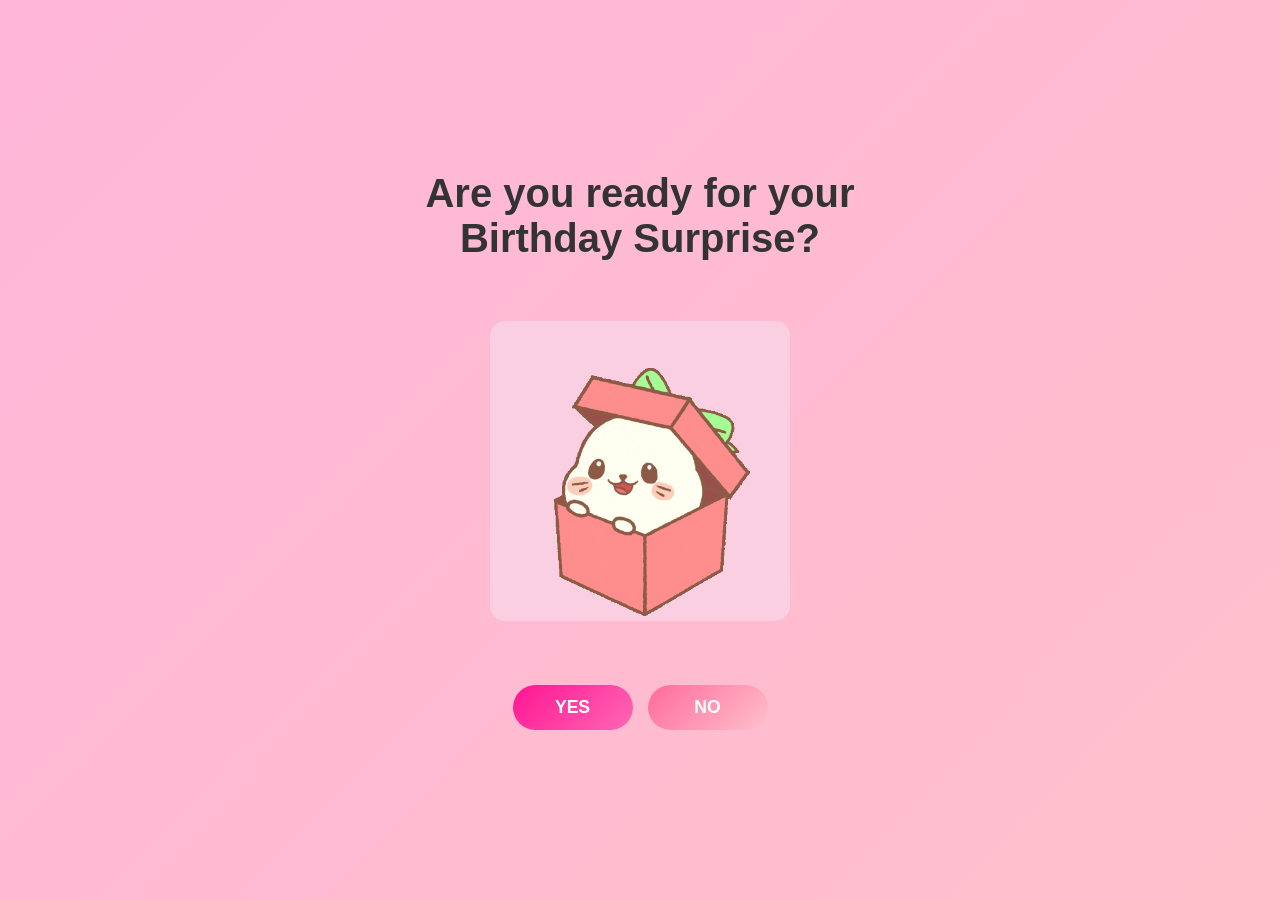
<file: index.html>
<!DOCTYPE html>
<html lang="en">
<head>
    <meta charset="UTF-8">
    <meta name="viewport" content="width=device-width, initial-scale=1.0">
    <title>Do You Want a Gift?</title>
    <link rel="stylesheet" href="css/style.css">
    <link rel="stylesheet" href="css/animations.css">
</head>
<body class="page-one">
    <div class="container">
        <div class="content">
            <h1>Are you ready for your Birthday Surprise? </h1>
            
            <img src="assets/general/firstpage.gif" alt="Cute animation" class="gif">
            
            <div class="button-group">
                <button class="btn btn-yes" onclick="goToLetter()">YES</button>
                <button class="btn btn-no" onclick="goToDare()">NO</button>
            </div>
        </div>
    </div>

    <script src="js/main.js"></script>
</body>
</html>
</file>
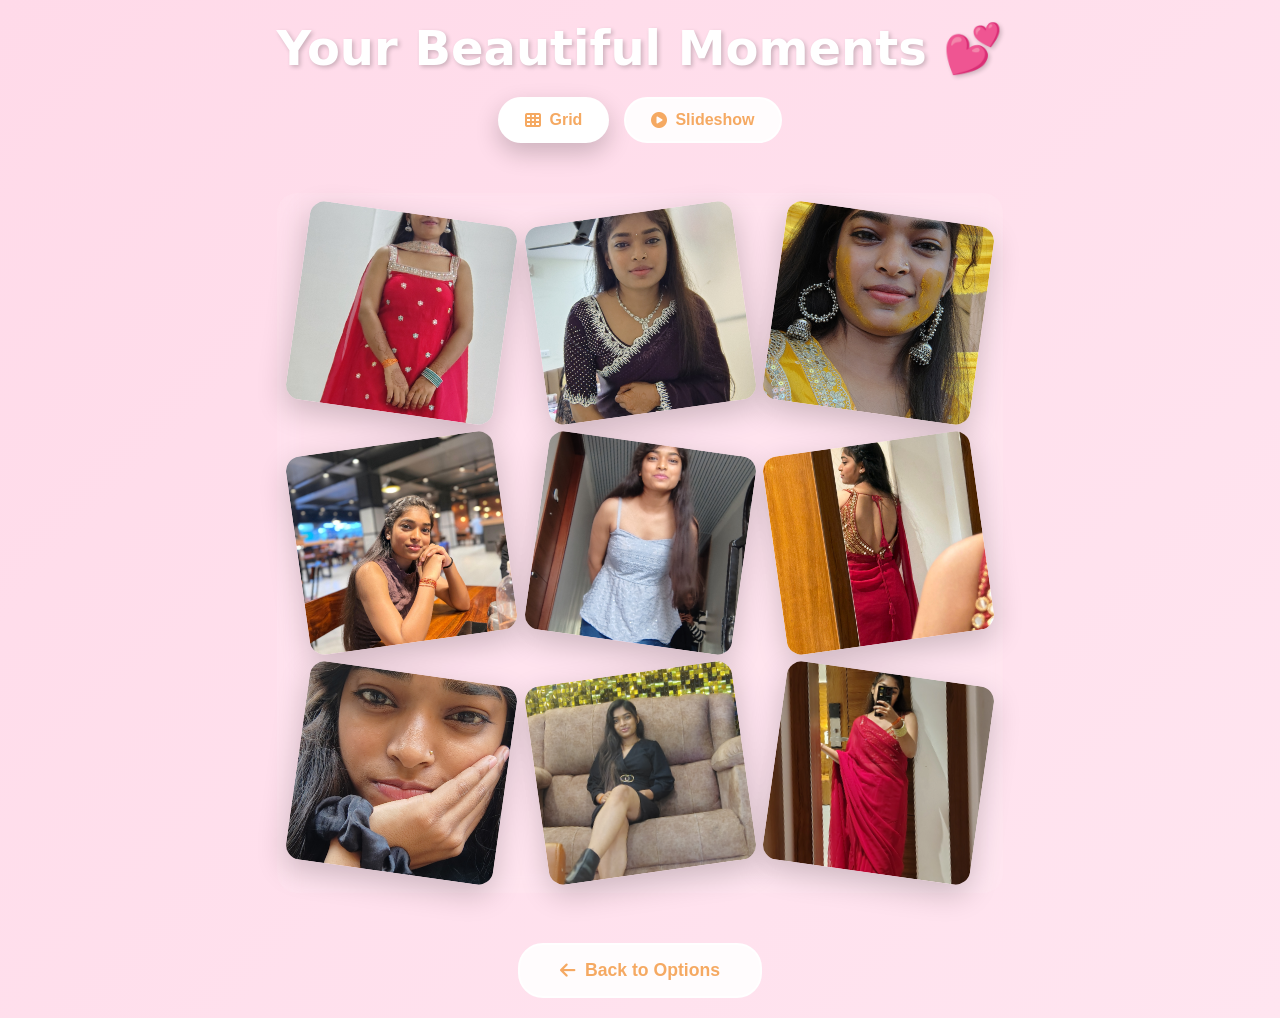
<file: gallery.html>
<!DOCTYPE html>
<html lang="en">
<head>
    <meta charset="UTF-8">
    <meta name="viewport" content="width=device-width, initial-scale=1.0">
    <title>Your Gallery 🖼️</title>
    <link rel="stylesheet" href="css/style.css">
    <link rel="stylesheet" href="css/animations.css">
    <link rel="stylesheet" href="css/gallery.css">
    <link rel="stylesheet" href="https://cdnjs.cloudflare.com/ajax/libs/font-awesome/6.5.1/css/all.min.css"/>
</head>
<body class="page-gallery">
    <div class="gallery-container">
        <!-- Header -->
        <div class="gallery-header">
            <h1>Your Beautiful Moments 💕</h1>
            <div class="view-toggle">
                <button class="toggle-btn active" onclick="switchToGrid()" title="Grid View">
                    <i class="fas fa-th"></i> Grid
                </button>
                <button class="toggle-btn" onclick="switchToSlideshow()" title="Slideshow">
                    <i class="fas fa-play-circle"></i> Slideshow
                </button>
            </div>
        </div>

        <!-- Grid View -->
        <div id="gridView" class="gallery-view active">
            <div class="gallery-grid" id="galleryGrid">
                <!-- Images will be inserted here -->
            </div>
        </div>

        <!-- Slideshow View -->
        <div id="slideshowView" class="gallery-view">
            <div class="slideshow-container">
                <div class="slide-wrapper">
                    <button class="slide-btn prev-slide" onclick="previousSlide()">
                        <i class="fas fa-chevron-left"></i>
                    </button>
                    <img id="slideshowImage" src="" alt="Gallery image" class="slideshow-image">
                    <button class="slide-btn next-slide" onclick="nextSlide()">
                        <i class="fas fa-chevron-right"></i>
                    </button>
                </div>
                <div class="slideshow-controls">
                    <div class="slide-counter">
                        <span id="currentSlide">1</span> / <span id="totalSlides">9</span>
                    </div>
                </div>
                <div class="slide-progress">
                    <div class="slide-progress-bar" id="slideProgress"></div>
                </div>
            </div>
        </div>

        <!-- Back Button -->
        <div class="gallery-footer">
            <button class="btn-back" onclick="goToOptions()">
                <i class="fas fa-arrow-left"></i> Back to Options
            </button>
        </div>
    </div>

    <!-- Lightbox Modal for Grid -->
    <div id="lightboxModal" class="lightbox" style="display:none;">
        <span class="lightbox-close" onclick="closeLightbox()">&times;</span>
        <img class="lightbox-content" id="lightboxImage">
        <a class="lightbox-prev" onclick="prevLightbox()">&#10094;</a>
        <a class="lightbox-next" onclick="nextLightbox()">&#10095;</a>
    </div>

    <script src="js/gallery.js"></script>
</body>
</html>
</file>
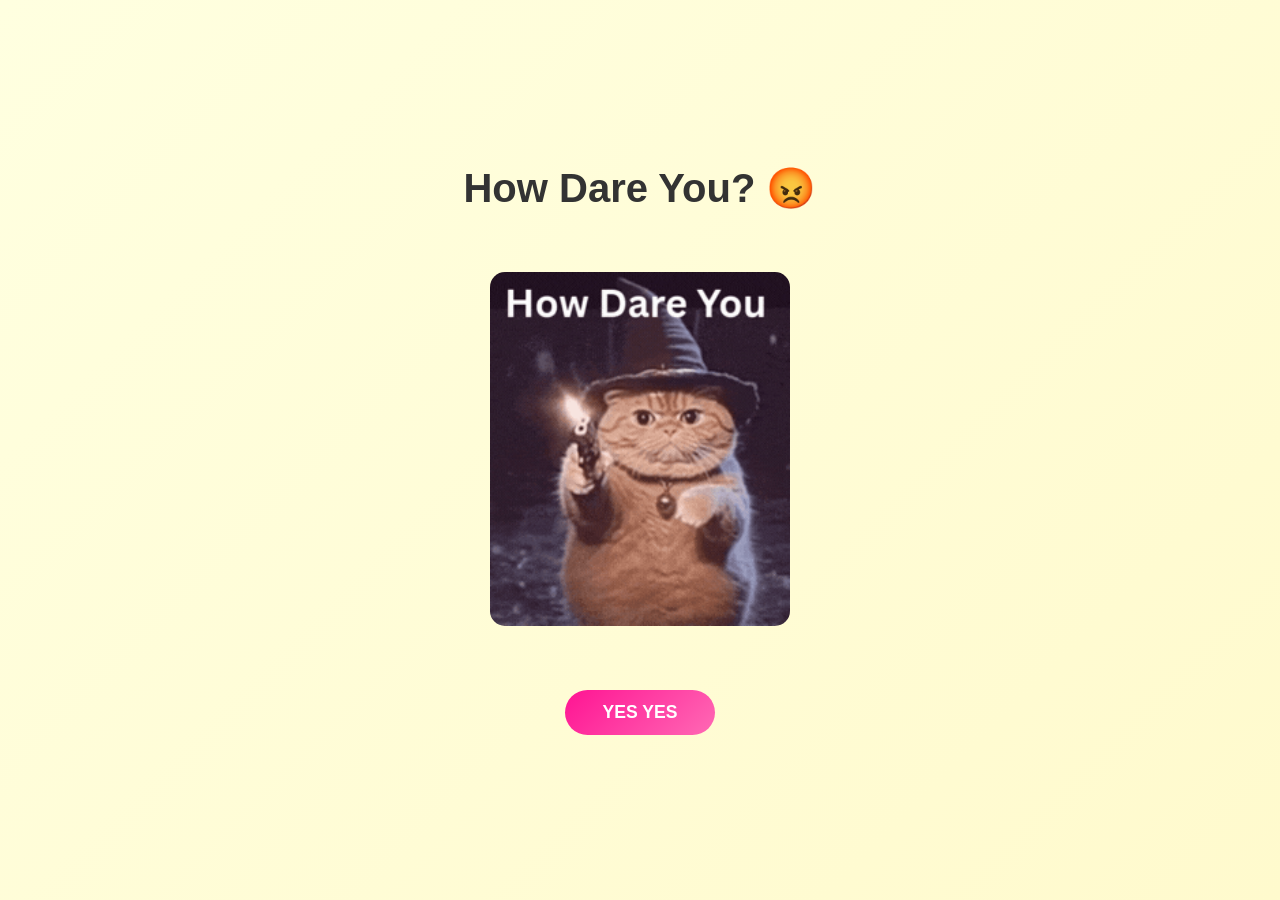
<file: how-dare-you.html>
<!DOCTYPE html>
<html lang="en">
<head>
    <meta charset="UTF-8">
    <meta name="viewport" content="width=device-width, initial-scale=1.0">
    <title>How Dare You!</title>

    <link rel="stylesheet" href="css/style.css">
    <link rel="stylesheet" href="css/animations.css">
</head>

<body class="page-dare">

    <div class="container">
        <div class="content">
            <h1 class="dare-title">How Dare You? 😡</h1>

            <img src="assets/general/How Dare You.gif" alt="Sad animation" class="gif">
            
            <div class="button-group">
                <button class="btn btn-yes-yes" onclick="goToLetter()">
                    YES YES
                </button>
            </div>
        </div>
    </div>

    <script src="js/main.js"></script>
</body>
</html>
</file>
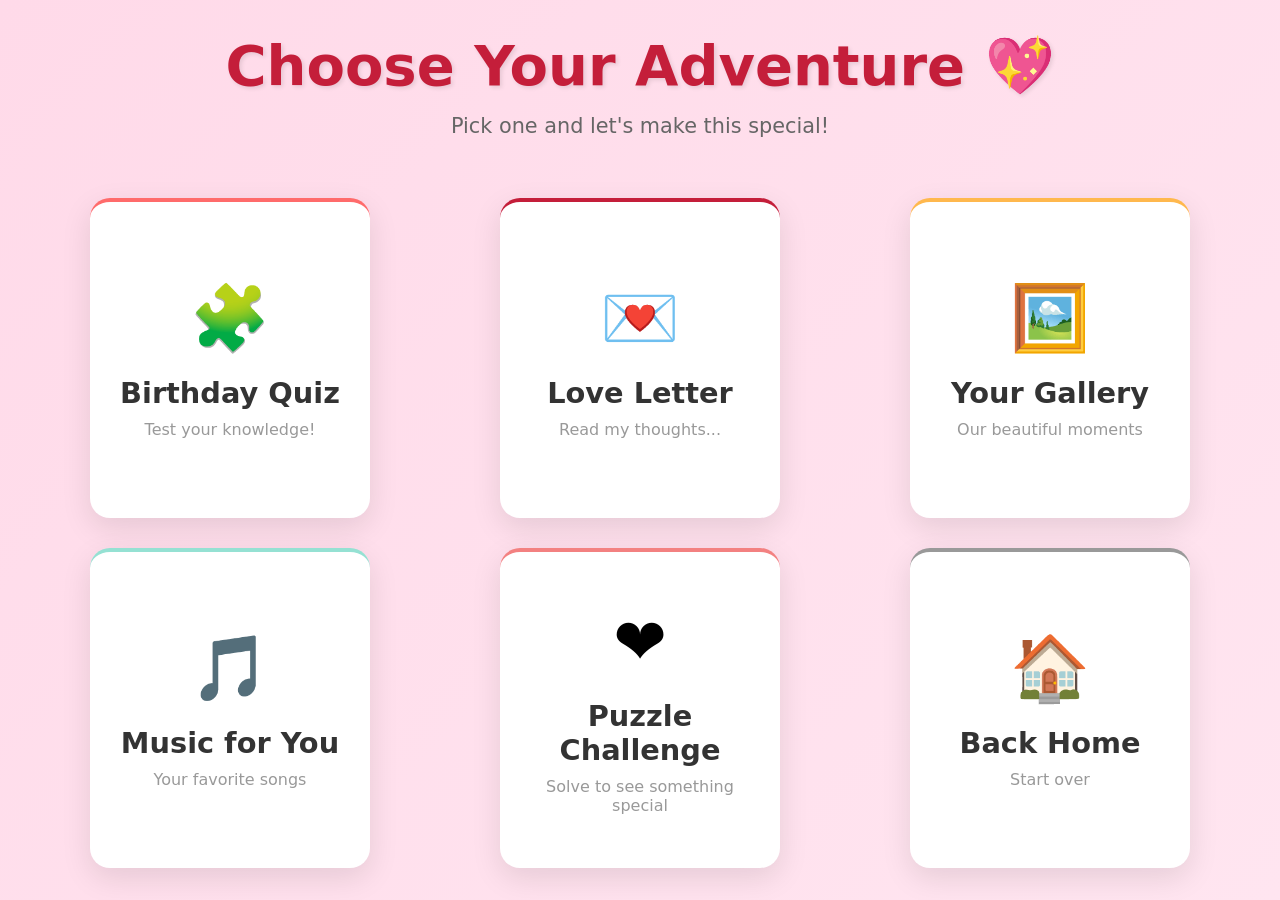
<file: options.html>
<!DOCTYPE html>
<html lang="en">
<head>
    <meta charset="UTF-8">
    <meta name="viewport" content="width=device-width, initial-scale=1.0">
    <title>Your Birthday Special 🎉</title>
    <link rel="stylesheet" href="css/style.css">
    <link rel="stylesheet" href="css/animations.css">
    <link rel="stylesheet" href="css/options.css">
    <link rel="stylesheet" href="https://cdnjs.cloudflare.com/ajax/libs/font-awesome/6.5.1/css/all.min.css"/>
</head>
<body class="page-options">
    <div class="options-container">
        <div class="options-header">
            <h1>Choose Your Adventure 💖</h1>
            <p>Pick one and let's make this special!</p>
        </div>

        <div class="options-grid">
            <!-- Birthday Quiz -->
            <div class="option-card quiz-card" onclick="goToQuiz()">
                <div class="option-emoji">🧩</div>
                <h2>Birthday Quiz</h2>
                <p>Test your knowledge!</p>
                <div class="hover-arrow">→</div>
            </div>

            <!-- Letter -->
            <div class="option-card letter-card" onclick="goToLetter()">
                <div class="option-emoji">💌</div>
                <h2>Love Letter</h2>
                <p>Read my thoughts...</p>
                <div class="hover-arrow">→</div>
            </div>

            <!-- Gallery -->
            <div class="option-card gallery-card" onclick="goToGallery()">
                <div class="option-emoji">🖼️</div>
                <h2>Your Gallery</h2>
                <p>Our beautiful moments</p>
                <div class="hover-arrow">→</div>
            </div>

            <!-- Music -->
            <div class="option-card music-card" onclick="goToMusic()">
                <div class="option-emoji">🎵</div>
                <h2>Music for You</h2>
                <p>Your favorite songs</p>
                <div class="hover-arrow">→</div>
            </div>

            <!-- Puzzle -->
            <div class="option-card puzzle-card" onclick="goToPuzzle()">
                <div class="option-emoji">❤️</div>
                <h2>Puzzle Challenge</h2>
                <p>Solve to see something special</p>
                <div class="hover-arrow">→</div>
            </div>

            <!-- Back to Home (bonus) -->
            <div class="option-card back-card" onclick="goBack()">
                <div class="option-emoji">🏠</div>
                <h2>Back Home</h2>
                <p>Start over</p>
                <div class="hover-arrow">→</div>
            </div>
        </div>
    </div>

    <script src="js/options.js"></script>
</body>
</html>
</file>
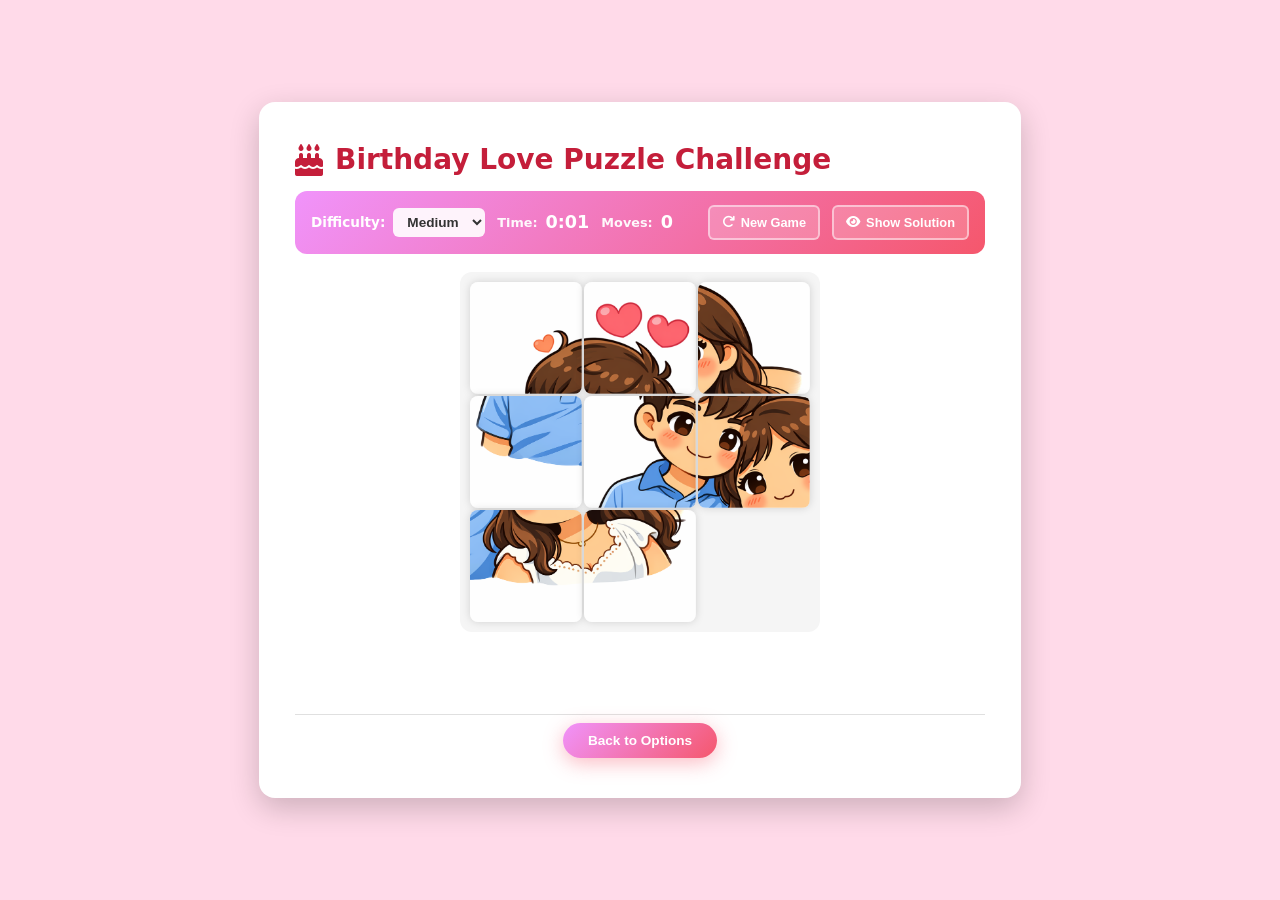
<file: puzzle.html>
<!DOCTYPE html>
<html lang="en">
<head>
    <meta charset="UTF-8">
    <meta name="viewport" content="width=device-width, initial-scale=1.0">
    <title>Puzzle Challenge ❤️</title>
    <link rel="stylesheet" href="css/style.css">
    <link rel="stylesheet" href="css/animations.css">
    <link rel="stylesheet" href="css/puzzle.css">
    <link rel="stylesheet" href="https://cdnjs.cloudflare.com/ajax/libs/font-awesome/6.5.1/css/all.min.css"/>
</head>
<body>
    <!-- ENVELOPE: no modal, just envelope on pink background -->
    <div id="envelopeStage">
        <div class="envelope" id="envelope">
            <div class="envelope-heart" aria-hidden="true">
                <svg xmlns="http://www.w3.org/2000/svg" viewBox="0 0 24 24" fill="currentColor"><path fill-rule="evenodd" d="M11.645 20.91l-.007-.003-.022-.012a15.247 15.247 0 01-.383-.218 25.18 25.18 0 01-4.244-3.17C4.688 15.36 2.25 12.174 2.25 8.25 2.25 5.322 4.714 3 7.688 3A5.5 5.5 0 0112 5.052 5.5 5.5 0 0116.313 3c2.973 0 5.437 2.322 5.437 5.25 0 3.925-2.438 7.111-4.739 9.256a25.175 25.175 0 01-4.244 3.17 15.247 15.247 0 01-.383.219l-.022.012-.007.004-.003.001a.752.752 0 01-.704 0l-.003-.001z" clip-rule="evenodd" /></svg>
            </div>
            <div class="envelope-flap">
                <svg class="envelope-flap-outline" viewBox="0 0 100 100" preserveAspectRatio="none" aria-hidden="true">
                    <line x1="0" y1="0" x2="50" y2="50" stroke="#d4c4a8" stroke-width="3" vector-effect="non-scaling-stroke" />
                    <line x1="50" y1="50" x2="100" y2="0" stroke="#d4c4a8" stroke-width="3" vector-effect="non-scaling-stroke" />
                </svg>
            </div>
        </div>
    </div>

    <div class="container">
        <div class="modal-inner">
            <!-- VIEW: Puzzle (playing + completed state in same view) -->
            <div id="puzzleView" class="modal-view">
                <!-- Puzzle Title Heading -->
                <div class="puzzle-title-section">
                    <h1 class="puzzle-title">
                        <i class="fas fa-birthday-cake"></i> Birthday Love Puzzle Challenge
                    </h1>
                </div>

                <!-- Puzzle Controls Row -->
                <div class="puzzle-controls-row">
                    <div class="controls-item">
                        <label>Difficulty:</label>
                        <select id="difficultySelect" onchange="changeDifficulty()">
                            <option value="easy">Easy</option>
                            <option value="medium" selected>Medium</option>
                            <option value="hard">Hard</option>
                        </select>
                    </div>
                    <div class="controls-item">
                        <span class="control-label">Time:</span>
                        <span class="control-value" id="timerDisplay">0:00</span>
                    </div>
                    <div class="controls-item">
                        <span class="control-label">Moves:</span>
                        <span class="control-value" id="movesDisplay">0</span>
                    </div>
                    <button class="control-btn" onclick="startNewGame()" title="New Game">
                        <i class="fas fa-redo"></i> New Game
                    </button>
                    <button class="control-btn" onclick="showSolution()" title="Show Solution">
                        <i class="fas fa-eye"></i> Show Solution
                    </button>
                </div>
                <div class="puzzle-container" id="puzzleContainer">
                    <div class="puzzle-grid-wrap" id="puzzleGridWrap">
                        <div class="puzzle-grid" id="puzzleGrid"></div>
                        <div class="puzzle-full-image-overlay" id="puzzleFullImageOverlay">
                            <img src="assets/puzzle/full-image.png" alt="" />
                        </div>
                    </div>
                </div>
                <div class="puzzle-reveal-text" id="puzzleRevealText">
                    <p class="complete-line">...you complete me.</p>
                    <p class="valentine-question">You are my never-ending love.</p>
                </div>
                <div class="puzzle-bottom-nav">
                    <button class="btn-back" onclick="goBack()">Back to Options</button>
                </div>
            </div>

            <!-- VIEW: Success -->
            <!-- <div id="successView" class="modal-view">
                <p class="modal-title">Yay, I can't wait!</p>
                <div class="success-gif-wrap">
                    <img src="assets/general/How Dare You.gif" alt="" />
                </div>
                <button type="button" class="reset-btn" id="resetBtn">Reset</button>
            </div> -->
        </div>
    </div>

    <!-- Solution Modal -->
    <div id="solutionModal" class="solution-modal" style="display:none;">
        <div class="solution-content">
            <span class="solution-close" onclick="closeSolution()">&times;</span>
            <h3>Solution Preview</h3>
            <img src="assets/puzzle/full-image.png" alt="Solution" class="solution-image"/>
        </div>
    </div>

    <script src="js/puzzle-game.js"></script>
</body>
</html>
</file>
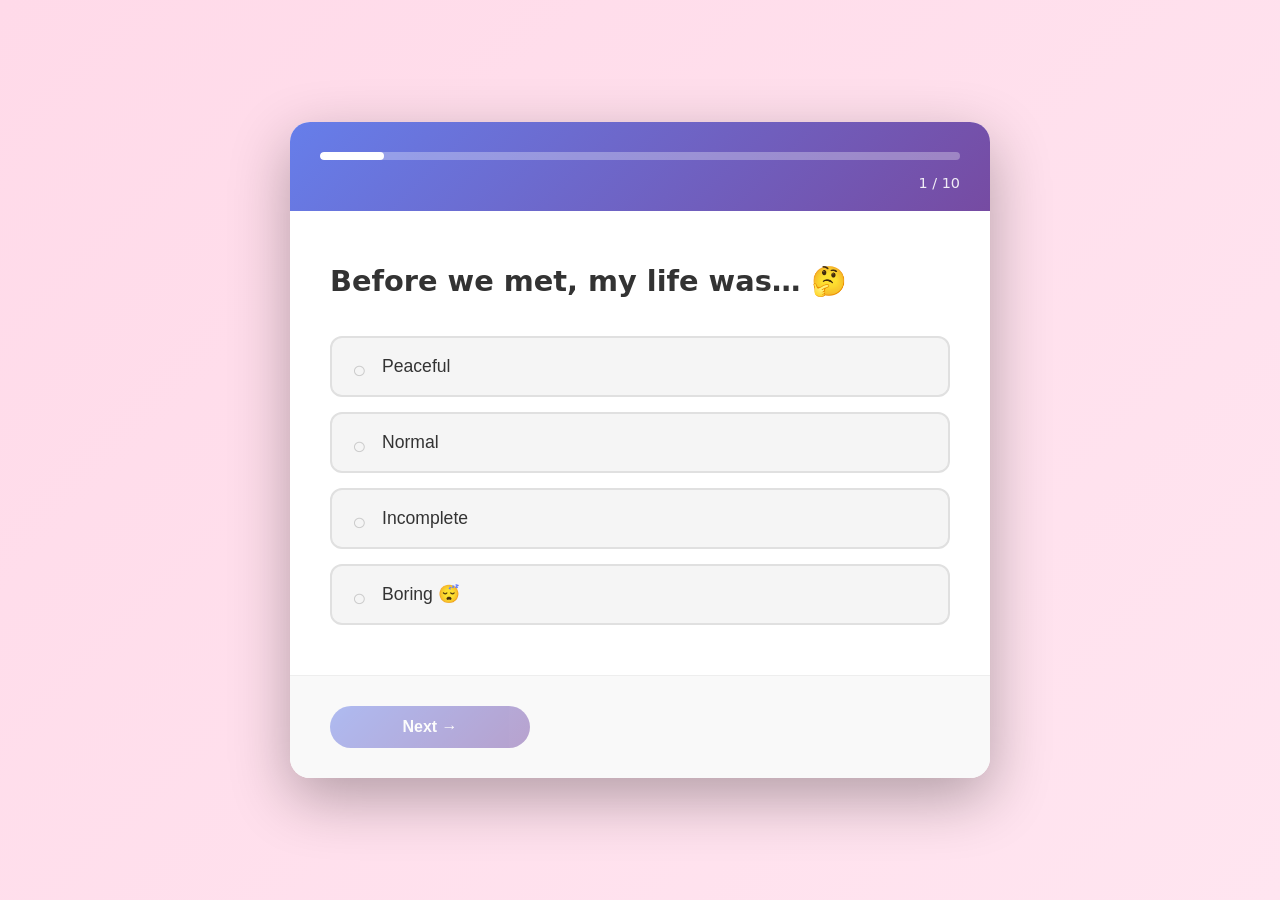
<file: quiz.html>
<!DOCTYPE html>
<html lang="en">
<head>
    <meta charset="UTF-8">
    <meta name="viewport" content="width=device-width, initial-scale=1.0">
    <title>Birthday Quiz 🧩</title>
    <link rel="stylesheet" href="css/style.css">
    <link rel="stylesheet" href="css/animations.css">
    <link rel="stylesheet" href="css/quiz.css">
</head>
<body class="page-quiz">
    <div class="quiz-container">
        <!-- Quiz Header -->
        <div class="quiz-header">
            <div class="progress-bar">
                <div class="progress-fill" id="progressFill"></div>
            </div>
            <span class="question-counter"><span id="currentQuestion">1</span> / <span id="totalQuestions">5</span></span>
        </div>

        <!-- Quiz Content -->
        <div class="quiz-content">
            <div class="quiz-wrapper" id="quizWrapper">
                <!-- Questions will be inserted here by JavaScript -->
            </div>
        </div>

        <!-- Quiz Footer -->
        <div class="quiz-footer">
            <button class="btn-quiz prev-btn" id="prevBtn" onclick="previousQuestion()" style="display:none;">← Previous</button>
            <button class="btn-quiz next-btn" id="nextBtn" onclick="nextQuestion()">Next →</button>
            <button class="btn-quiz submit-btn" id="submitBtn" onclick="submitQuiz()" style="display:none;">Submit Quiz 🎉</button>
        </div>
    </div>

    <!-- Result Modal -->
    <div id="resultModal" class="modal" style="display:none;">
        <div class="modal-content result-modal">
            <div class="result-emoji" id="resultEmoji"></div>
            <h2 id="resultTitle"></h2>
            <p id="resultMessage"></p>
            <div class="result-score" id="resultScore"></div>
            <button class="btn-quiz submit-btn" onclick="goToOptions()">Back to Options 🏠</button>
        </div>
    </div>

    <script src="js/quiz.js"></script>
</body>
</html>
</file>
<file: css/style.css>
/* ===============================
   GENERAL STYLES
   =============================== */

* {
    margin: 0;
    padding: 0;
    box-sizing: border-box;
}

body {
    font-family: 'Arial', sans-serif;
    background: linear-gradient(135deg, #667eea 0%, #764ba2 100%);
    min-height: 100vh;
    display: flex;
    align-items: center;
    justify-content: center;
}

/* Page One - Soft Pink */
body.page-one {
    background: linear-gradient(135deg, #FFB6D9 0%, #FFC0CB 100%);
}

/* Page Dare - Light Yellow */
body.page-dare {
    background: linear-gradient(135deg, #FFFFE0 0%, #FFFACD 100%);
}

.container {
    width: 100%;
    max-width: 600px;
    padding: 20px;
}

.content {
    text-align: center;
}

h1 {
    font-size: 2.5rem;
    color: #333;
    margin-bottom: 30px;
    font-weight: bold;
}

.gif {
    width: 100%;
    max-width: 300px;
    height: auto;
    margin: 30px 0;
    border-radius: 15px;
}

.button-group {
    display: flex;
    gap: 15px;
    justify-content: center;
    flex-wrap: wrap;
    margin-top: 30px;
}

.btn {
    padding: 12px 30px;
    font-size: 1.1rem;
    border: none;
    border-radius: 25px;
    cursor: pointer;
    transition: all 0.3s ease;
    font-weight: bold;
    min-width: 120px;
}

.btn-yes {
    background: linear-gradient(135deg, #FF1493 0%, #FF69B4 100%);
    color: white;
}

.btn-yes:hover {
    transform: translateY(-2px);
    box-shadow: 0 10px 25px rgba(255, 20, 147, 0.4);
}

.btn-no {
    background: linear-gradient(135deg, #FF6B9D 0%, #FFC0CB 100%);
    color: white;
    border: none;
}

.btn-no:hover {
    background: linear-gradient(135deg, #FF5A8C 0%, #FFB0BB 100%);
    transform: translateY(-2px);
    box-shadow: 0 10px 25px rgba(255, 107, 157, 0.4);
}

.btn-yes-yes {
    background: linear-gradient(135deg, #FF1493 0%, #FF69B4 100%);
    color: white;
    padding: 12px 30px;
    font-size: 1.1rem;
    min-width: 150px;
}

.btn-yes-yes:hover {
    transform: translateY(-2px);
    box-shadow: 0 10px 25px rgba(255, 20, 147, 0.4);
}

/* ===============================
   LETTER PAGE (POPUP STYLE)
   =============================== */

.text__letter {
    max-height: 420px;   /* adjust if needed */
    overflow-y: auto;
    padding-right: 10px;
}

/* Optional: smooth scrollbar */
.text__letter::-webkit-scrollbar {
    width: 6px;
}

.text__letter::-webkit-scrollbar-thumb {
    background: #ffb6c1;
    border-radius: 10px;
}

.content__letter {
    display: flex;
    gap: 20px;
}

.right {
    flex: 1;
    overflow: hidden;
    min-height: 0;
}

.highlight {
    color: #ff4d6d;
    font-weight: bold;
    animation: glow 1.5s ease-in-out infinite alternate;
}

@keyframes glow {
    from {
        text-shadow: 0 0 5px #ff4d6d;
    }
    to {
        text-shadow: 0 0 15px #ff4d6d;
    }
}

.page-letter {
    display: flex;
    align-items: center;
    justify-content: center;
    padding: 20px;
    background: linear-gradient(135deg, #FFB6D9 0%, #FFC0CB 100%);
}

/* Gift Box Styles for Letter Page */
.gift-box-wrapper {
    display: flex;
    justify-content: center;
    align-items: center;
    margin: 40px 0;
    height: 250px;
}

.gift-box {
    position: relative;
    width: 150px;
    height: 150px;
    animation: giftBounce 2s infinite ease-in-out;
    cursor: pointer;
}

.gift-box-body {
    width: 100%;
    height: 100%;
    background: linear-gradient(135deg, #FF1493 0%, #FF69B4 100%);
    border-radius: 10px;
    position: relative;
    box-shadow: 0 10px 30px rgba(0, 0, 0, 0.3);
}

.gift-ribbon {
    position: absolute;
    width: 25px;
    height: 100%;
    background: #FFD700;
    left: 50%;
    transform: translateX(-50%);
    top: 0;
}

.gift-bow {
    position: absolute;
    width: 60px;
    height: 60px;
    background: #FFD700;
    border-radius: 50%;
    top: -30px;
    left: 50%;
    transform: translateX(-50%);
    box-shadow: 0 5px 15px rgba(0, 0, 0, 0.2);
    animation: bowRotate 3s infinite linear;
}

@keyframes giftBounce {
    0%, 100% {
        transform: translateY(0);
    }
    50% {
        transform: translateY(-20px);
    }
}

@keyframes bowRotate {
    0% {
        transform: translateX(-50%) rotate(0deg);
    }
    100% {
        transform: translateX(-50%) rotate(360deg);
    }
}

.letter-btn-wrap {
    text-align: center;
    margin-top: 30px;
}

.btn-gift-tap {
    padding: 15px 40px;
    font-size: 1.3rem;
    background: linear-gradient(135deg, #FF1493 0%, #FF69B4 100%);
    color: white;
    border: none;
    border-radius: 25px;
    cursor: pointer;
    transition: all 0.3s ease;
    font-weight: bold;
}

.btn-gift-tap:hover {
    transform: scale(1.05);
    box-shadow: 0 10px 25px rgba(255, 20, 147, 0.4);
}

/* Overlay */
.page-letter .box__letter {
    position: fixed;
    inset: 0;
    background: rgba(0,0,0,0.55);
    display: none;
    z-index: 999;
}

/* Letter container */
.page-letter .letter__border {
    position: absolute;
    top: 50%;
    left: 50%;
    transform: translate(-50%, -50%);
    width: 90%;
    max-width: 720px;
    height: 550px;
    background: #fff;
    border-radius: 22px;
    padding: 18px;
    box-shadow: 0 25px 60px rgba(0,0,0,0.35);
    display: none;
    overflow: hidden;
}

/* Letter body */
.page-letter .letter {
    width: 100%;
    height: 100%;
    background: #fff8e4;
    border-radius: 14px;
    padding: 0;
    position: relative;
    overflow: hidden;
    display: flex;
    flex-direction: column;
}

/* Close button */
.page-letter .close {
    position: absolute;
    top: -12px;
    right: -12px;
    width: 32px;
    height: 32px;
    background: #fff;
    border-radius: 50%;
    display: flex;
    align-items: center;
    justify-content: center;
    cursor: pointer;
    box-shadow: 0 4px 10px rgba(0,0,0,0.25);
    z-index: 10;
    opacity: 1;
    visibility: visible;
    transition: all 0.3s ease;
}

.page-letter .close:hover {
    background: #f0f0f0;
}

/* Title */
.page-letter .title__letter {
    text-align: center;
    font-family: 'Dancing Script', cursive;
    font-size: 2.2rem;
    font-weight: bold;
    padding: 12px 8px;
    margin: 0;
}

/* Content layout */
.page-letter .content__letter {
    display: flex;
    flex: 1;
    overflow: hidden;
    min-height: 0;
}

/* Left side */
.page-letter .content__letter .left {
    width: 40%;
    padding: 10px;
    border-right: 3px solid #FFD700;
    display: flex;
    flex-direction: column;
    align-items: center;
    justify-content: space-around;
    overflow: hidden;
    gap: 8px;
}

.page-letter .content__letter .left .left-gif {
    max-width: 98%;
    height: auto;
    max-height: 190px;
    object-fit: contain;
    opacity: 0;
}

/* Right side */
.page-letter .content__letter .right {
    width: 60%;
    padding: 10px;
    position: relative;
    display: flex;
    flex-direction: column;
    overflow: hidden;
    justify-content: flex-start;
}

/* Text */
.page-letter .text__letter {
    flex: 1;
    overflow: hidden;
    min-height: 0;
}

.page-letter .animationOp {
    animation: fadeIn 0.8s forwards !important;
}

.letter-small-gif {
    width: 50px;
    height: 50px;
    object-fit: contain;
    align-self: flex-end;
    margin-top: auto;
    padding: 5px;
}

.page-letter .text__letter p {
    font-family: 'Dancing Script', cursive;
    font-size: 1.1rem;
    line-height: 1.5;
    color: #333;
    margin: 0;
    word-wrap: break-word;
    word-break: break-word;
    /* max-height: 100%;
    overflow: hidden; */
}

.page-letter .text__letter {
    flex: 1;
    overflow-y: auto;
    min-height: 0;
    padding-right: 8px;
}

.page-letter .text__letter p strong {
    font-weight: bold;
    color: #333;
}

.love-text {
    color: #FF1493;
    font-weight: bold;
}

/* Animations */
.page-letter .animationOp {
    animation: fadeIn 1s forwards;
}

@keyframes fadeIn {
    from { opacity: 0; }
    to { opacity: 1; }
}

/* Letter Navigation Footer */
.letter-nav-footer {
    position: fixed;
    bottom: 30px;
    left: 50%;
    transform: translateX(-50%);
    z-index: 100;
    animation: slideUp 0.5s ease;
}

.btn-back-options {
    padding: 12px 30px;
    background: linear-gradient(135deg, #f093fb 0%, #f5576c 100%);
    color: white;
    border: none;
    border-radius: 50px;
    cursor: pointer;
    font-weight: 600;
    font-size: 1rem;
    transition: all 0.3s ease;
    display: flex;
    align-items: center;
    gap: 10px;
    box-shadow: 0 5px 20px rgba(245, 87, 108, 0.4);
}

.btn-back-options:hover {
    transform: translateY(-3px);
    box-shadow: 0 10px 30px rgba(245, 87, 108, 0.6);
}

.btn-back-options:active {
    transform: translateY(-1px);
}

@keyframes slideUp {
    from {
        opacity: 0;
        transform: translateX(-50%) translateY(30px);
    }
    to {
        opacity: 1;
        transform: translateX(-50%) translateY(0);
    }
}

/* Mobile */
@media (max-width: 1024px) {
    .page-letter .letter__border {
        width: 95%;
        max-width: 650px;
        height: 600px;
    }

    .page-letter .content__letter .left {
        width: 35%;
        padding: 8px;
        gap: 6px;
    }

    .page-letter .content__letter .left .left-gif {
        max-height: 120px;
        flex-shrink: 0;
    }

    .page-letter .content__letter .right {
        width: 65%;
        padding: 8px;
    }

    .page-letter .title__letter {
        font-size: 2rem;
        padding: 10px 6px;
    }

    .page-letter .text__letter p {
        font-size: 1rem;
    }

    .letter-small-gif {
        width: 45px;
        height: 45px;
    }
}

@media (max-width: 768px) {
    .page-letter .letter__border {
        width: 92%;
        max-width: 580px;
        height: 70vh;
        max-height: 550px;
    }

    .page-letter .content__letter {
        flex-direction: column;
    }

    .page-letter .content__letter .left,
    .page-letter .content__letter .right {
        width: 100%;
        border: none;
        padding: 10px;
    }

    .page-letter .content__letter .left {
        border-bottom: 3px solid #FFD700;
        height: auto;
        max-height: 160px;
        gap: 5px;
        overflow-y: auto;
    }

    .page-letter .content__letter .left .left-gif {
        max-height: 70px;
        flex-shrink: 0;
    }

    .page-letter .title__letter {
        font-size: 1.8rem;
        padding: 10px 6px;
    }

    .page-letter .text__letter p {
        font-size: 0.95rem;
        line-height: 1.4;
    }

    .letter-small-gif {
        width: 40px;
        height: 40px;
    }

    .letter-nav-footer {
        bottom: 20px;
    }

    .btn-back-options {
        padding: 10px 20px;
        font-size: 0.9rem;
    }
}

@media (max-width: 600px) {
    .page-letter {
        padding: 12px;
    }

    .page-letter .letter__border {
        width: 100%;
        max-width: 100%;
        height: 75vh;
        max-height: 600px;
        padding: 14px;
    }

    .page-letter .letter {
        border-radius: 10px;
    }

    .page-letter .close {
        width: 28px;
        height: 28px;
        font-size: 1.5rem;
    }

    .page-letter .content__letter {
        flex-direction: column;
        gap: 0;
    }

    .page-letter .content__letter .left {
        width: 100%;
        border: none;
        border-bottom: 2px solid #FFD700;
        height: auto;
        max-height: 130px;
        padding: 8px;
        gap: 4px;
        overflow-y: auto;
    }

    .page-letter .content__letter .left .left-gif {
        max-height: 60px;
        flex-shrink: 0;
    }

    .page-letter .content__letter .right {
        width: 100%;
        padding: 8px;
        flex: 1;
        min-height: 0;
    }

    .page-letter .title__letter {
        font-size: 1.5rem;
        padding: 8px 4px;
        margin: 0;
    }

    .page-letter .text__letter {
        overflow-y: auto;
        max-height: 100%;
    }

    .page-letter .text__letter p {
        font-size: 0.9rem;
        line-height: 1.3;
    }

    .letter-small-gif {
        width: 35px;
        height: 35px;
        padding: 3px;
    }

    .letter-nav-footer {
        bottom: 16px;
    }

    .btn-back-options {
        padding: 9px 18px;
        font-size: 0.85rem;
        gap: 8px;
    }

    .btn-back-options i {
        font-size: 0.9rem;
    }
}

@media (max-width: 420px) {
    .page-letter {
        padding: 8px;
    }

    .page-letter .letter__border {
        width: 100%;
        max-width: 100%;
        height: 80vh;
        padding: 12px;
    }

    .page-letter .close {
        width: 26px;
        height: 26px;
        top: -8px;
        right: -8px;
        font-size: 1.3rem;
    }

    .page-letter .title__letter {
        font-size: 1.3rem;
        padding: 6px 2px;
    }

    .page-letter .content__letter .left {
        max-height: 110px;
        padding: 6px;
        gap: 3px;
        overflow-y: auto;
    }

    .page-letter .content__letter .left .left-gif {
        max-height: 50px;
        flex-shrink: 0;
    }

    .page-letter .content__letter .right {
        padding: 6px;
    }

    .page-letter .text__letter p {
        font-size: 0.85rem;
        line-height: 1.2;
    }

    .letter-small-gif {
        width: 32px;
        height: 32px;
    }

    .letter-nav-footer {
        bottom: 12px;
    }

    .btn-back-options {
        padding: 8px 15px;
        font-size: 0.8rem;
        gap: 6px;
    }
}
</file>
<file: css/animations.css>
/* Pulse Animation */
@keyframes pulse {
    0%, 100% {
        opacity: 1;
    }
    50% {
        opacity: 0.5;
    }
}

/* Bounce Animation */
@keyframes bounce {
    0%, 100% {
        transform: translateY(0);
    }
    50% {
        transform: translateY(-20px);
    }
}

/* Fade In Animation */
@keyframes fadeIn {
    from {
        opacity: 0;
    }
    to {
        opacity: 1;
    }
}

/* Slide Up Animation */
@keyframes slideUp {
    from {
        opacity: 0;
        transform: translateY(30px);
    }
    to {
        opacity: 1;
        transform: translateY(0);
    }
}

/* Type Writer Animation */
@keyframes typing {
    from {
        width: 0;
    }
    to {
        width: 100%;
    }
}

/* Envelope Open Animation */
@keyframes envelopeShake {
    0%, 100% {
        transform: scale(1.05) rotateZ(0deg);
    }
    25% {
        transform: scale(1.05) rotateZ(-2deg);
    }
    75% {
        transform: scale(1.05) rotateZ(2deg);
    }
}

.envelope.opening {
    animation: envelopeShake 0.6s ease;
}

/* Apply animations to elements */
.content {
    animation: slideUp 0.8s ease;
}

h1 {
    animation: fadeIn 1s ease;
}

.gif {
    animation: fadeIn 1.2s ease;
}

.button-group {
    animation: slideUp 1s ease;
}

.envelope-section {
    animation: fadeIn 1s ease;
}
</file>
<file: css/gallery.css>
/* Gallery Page Styles */
.page-gallery {
    background: linear-gradient(135deg, #FFDAE9 0%, #FFE5F0 100%);
    min-height: 100vh;
    padding: 20px;
    font-family: system-ui, -apple-system, BlinkMacSystemFont, 'Segoe UI', sans-serif;
}

.gallery-container {
    max-width: 1200px;
    margin: 0 auto;
}

.gallery-header {
    text-align: center;
    margin-bottom: 50px;
    animation: fadeInDown 0.6s ease;
}

.gallery-header h1 {
    font-size: 3rem;
    color: white;
    margin-bottom: 20px;
    text-shadow: 2px 2px 4px rgba(0,0,0,0.2);
}

.view-toggle {
    display: flex;
    gap: 15px;
    justify-content: center;
    flex-wrap: wrap;
}

.toggle-btn {
    padding: 12px 25px;
    background: rgba(255,255,255,0.9);
    border: 2px solid white;
    border-radius: 25px;
    cursor: pointer;
    font-weight: 600;
    color: #f5a962;
    transition: all 0.3s ease;
    font-size: 1rem;
    display: flex;
    align-items: center;
    gap: 8px;
}

.toggle-btn:hover {
    background: white;
    transform: translateY(-2px);
    box-shadow: 0 10px 25px rgba(0,0,0,0.2);
}

.toggle-btn.active {
    background: white;
    color: #f5a962;
    box-shadow: 0 10px 25px rgba(0,0,0,0.2);
}

/* Gallery Views */
.gallery-view {
    display: none;
    animation: fadeIn 0.5s ease;
}

.gallery-view.active {
    display: block;
}

@keyframes fadeInDown {
    from {
        opacity: 0;
        transform: translateY(-30px);
    }
    to {
        opacity: 1;
        transform: translateY(0);
    }
}

/* Grid View */
.gallery-grid {
    display: grid;
    grid-template-columns: repeat(3, 1fr);
    gap: 30px;
    padding: 20px;
    background: rgba(255,255,255,0.1);
    border-radius: 20px;
    backdrop-filter: blur(10px);
}

.gallery-item {
    position: relative;
    height: 200px;
    cursor: pointer;
    border-radius: 15px;
    overflow: hidden;
    box-shadow: 0 10px 30px rgba(0,0,0,0.2);
    transition: all 0.3s ease;
    animation: slideUp 0.6s ease;
}

.gallery-item:nth-child(2n) {
    transform: rotateZ(-8deg);
}

.gallery-item:nth-child(2n+1) {
    transform: rotateZ(8deg);
}

.gallery-item:hover {
    transform: scale(1.05) rotateZ(0deg);
    box-shadow: 0 20px 50px rgba(0,0,0,0.3);
}

.gallery-item img {
    width: 100%;
    height: 100%;
    object-fit: cover;
    transition: transform 0.3s ease;
}

.gallery-item:hover img {
    transform: scale(1.1);
}

.gallery-item-overlay {
    position: absolute;
    top: 0;
    left: 0;
    right: 0;
    bottom: 0;
    background: rgba(0,0,0,0.5);
    display: flex;
    align-items: center;
    justify-content: center;
    opacity: 0;
    transition: opacity 0.3s ease;
}

.gallery-item:hover .gallery-item-overlay {
    opacity: 1;
}

.gallery-item-overlay i {
    font-size: 3rem;
    color: white;
}

@keyframes slideUp {
    from {
        opacity: 0;
        transform: translateY(20px) rotateZ(0deg);
    }
    to {
        opacity: 1;
        transform: translateY(0) rotateZ(0deg);
    }
}

/* Slideshow View */
.slideshow-container {
    background: rgba(255,255,255,0.95);
    border-radius: 20px;
    padding: 40px;
    box-shadow: 0 20px 60px rgba(0,0,0,0.3);
    text-align: center;
}

.slide-wrapper {
    position: relative;
    width: 100%;
    max-width: 700px;
    margin: 0 auto 30px;
    border-radius: 15px;
    overflow: visible;
    aspect-ratio: 4/3;
    display: flex;
    align-items: center;
    justify-content: center;
}

.slideshow-image {
    width: 100%;
    height: 100%;
    object-fit: cover;
    animation: fadeIn 0.5s ease;
    display: block;
    border-radius: 15px;
}

.slideshow-controls {
    display: flex;
    justify-content: center;
    align-items: center;
    gap: 30px;
    margin-bottom: 25px;
}

.slide-btn {
    width: 50px;
    height: 50px;
    border-radius: 50%;
    background: rgba(150, 150, 150, 0.7);
    border: none;
    color: white;
    font-size: 1.3rem;
    cursor: pointer;
    transition: all 0.3s ease;
    display: flex;
    align-items: center;
    justify-content: center;
    position: absolute;
    top: 50%;
    transform: translateY(-50%);
    z-index: 20;
}

.prev-slide {
    left: 20px;
}

.next-slide {
    right: 20px;
}

.slide-btn:hover {
    background: rgba(150, 150, 150, 0.9);
    transform: translateY(-50%) scale(1.1);
}

.slide-counter {
    font-size: 1.3rem;
    font-weight: 600;
    color: #333;
    min-width: 80px;
}

.slide-progress {
    width: 100%;
    height: 6px;
    background: #eee;
    border-radius: 10px;
    overflow: hidden;
}

.slide-progress-bar {
    height: 100%;
    background: linear-gradient(90deg, #f5a962 0%, #f7a890 100%);
    transition: width 0.3s ease;
    border-radius: 10px;
}

/* Lightbox Modal */
.lightbox {
    position: fixed;
    top: 0;
    left: 0;
    width: 100%;
    height: 100%;
    background: rgba(0,0,0,0.95);
    display: flex;
    justify-content: center;
    align-items: center;
    z-index: 1000;
    animation: fadeIn 0.3s ease;
}

.lightbox-close {
    position: absolute;
    top: 30px;
    right: 40px;
    color: white;
    font-size: 3rem;
    cursor: pointer;
    transition: all 0.3s ease;
    z-index: 1001;
}

.lightbox-close:hover {
    transform: rotate(90deg);
}

.lightbox-content {
    max-width: 90vw;
    max-height: 85vh;
    object-fit: contain;
    animation: zoomIn 0.5s ease;
}

@keyframes zoomIn {
    from {
        opacity: 0;
        transform: scale(0.8);
    }
    to {
        opacity: 1;
        transform: scale(1);
    }
}

.lightbox-prev,
.lightbox-next {
    position: absolute;
    top: 50%;
    font-size: 3rem;
    color: white;
    cursor: pointer;
    user-select: none;
    padding: 20px;
    transition: all 0.3s ease;
}

.lightbox-prev {
    left: 30px;
}

.lightbox-next {
    right: 30px;
}

.lightbox-prev:hover,
.lightbox-next:hover {
    transform: scale(1.3);
    text-shadow: 0 0 10px rgba(255,255,255,0.5);
}

/* Gallery Footer */
.gallery-footer {
    text-align: center;
    margin-top: 50px;
    animation: fadeInUp 0.6s ease;
}

.btn-back {
    padding: 15px 40px;
    background: rgba(255,255,255,0.9);
    border: 2px solid white;
    border-radius: 25px;
    cursor: pointer;
    font-weight: 600;
    color: #f5a962;
    font-size: 1.1rem;
    transition: all 0.3s ease;
    display: inline-flex;
    align-items: center;
    gap: 10px;
}

.btn-back:hover {
    background: white;
    transform: translateY(-2px);
    box-shadow: 0 10px 25px rgba(0,0,0,0.2);
}

@keyframes fadeInUp {
    from {
        opacity: 0;
        transform: translateY(30px);
    }
    to {
        opacity: 1;
        transform: translateY(0);
    }
}

@keyframes fadeIn {
    from {
        opacity: 0;
    }
    to {
        opacity: 1;
    }
}

/* Responsive Design */
@media (max-width: 768px) {
    .gallery-header h1 {
        font-size: 2rem;
    }

    .gallery-grid {
        grid-template-columns: repeat(2, 1fr);
        gap: 20px;
        padding: 15px;
    }

    .gallery-item {
        height: 200px;
    }

    .slideshow-container {
        padding: 30px 20px;
    }

    .slide-wrapper {
        margin-bottom: 20px;
    }

    .slideshow-controls {
        gap: 20px;
    }

    .slide-btn {
        width: 45px;
        height: 45px;
        font-size: 1.1rem;
    }

    .slide-counter {
        font-size: 1.1rem;
    }

    .lightbox-prev,
    .lightbox-next {
        font-size: 2rem;
        padding: 15px;
    }

    .lightbox-close {
        font-size: 2rem;
        top: 20px;
        right: 20px;
    }
}

@media (max-width: 480px) {
    .gallery-header h1 {
        font-size: 1.5rem;
    }

    .view-toggle {
        gap: 10px;
    }

    .toggle-btn {
        padding: 10px 15px;
        font-size: 0.9rem;
    }

    .gallery-grid {
        grid-template-columns: 1fr;
        gap: 15px;
        padding: 10px;
    }

    .gallery-item {
        height: 150px;
    }

    .gallery-item:nth-child(2n),
    .gallery-item:nth-child(2n+1) {
        transform: rotateZ(0deg);
    }

    .slideshow-container {
        padding: 20px 15px;
    }

    .slide-wrapper {
        margin-bottom: 15px;
        aspect-ratio: 3/2;
    }

    .slideshow-controls {
        gap: 15px;
        flex-wrap: wrap;
    }

    .slide-btn {
        width: 40px;
        height: 40px;
        font-size: 1rem;
    }

    .slide-counter {
        font-size: 1rem;
    }

    .lightbox-content {
        max-width: 95vw;
        max-height: 80vh;
    }

    .lightbox-prev,
    .lightbox-next {
        font-size: 1.5rem;
        padding: 10px;
    }

    .lightbox-close {
        font-size: 1.5rem;
        top: 15px;
        right: 15px;
    }

    .btn-back {
        padding: 12px 25px;
        font-size: 0.95rem;
    }
}
</file>
<file: css/options.css>
/* Options Page Styles */
.page-options {
    background: linear-gradient(135deg, #FFDAE9 0%, #FFE5F0 100%);
    min-height: 100vh;
    display: flex;
    justify-content: center;
    align-items: center;
    padding: 20px;
    font-family: system-ui, -apple-system, BlinkMacSystemFont, 'Segoe UI', sans-serif;
}

.options-container {
    width: 100%;
    max-width: 1200px;
}

.options-header {
    text-align: center;
    margin-bottom: 60px;
    animation: fadeInDown 0.6s ease;
}

.options-header h1 {
    font-size: 3.5rem;
    color: #c41e3a;
    margin-bottom: 15px;
    font-weight: 700;
    text-shadow: 2px 2px 4px rgba(0,0,0,0.1);
}

.options-header p {
    font-size: 1.3rem;
    color: #666;
    font-weight: 500;
}

.options-grid {
    display: grid;
    grid-template-columns: repeat(auto-fit, minmax(280px, 1fr));
    gap: 30px;
    justify-items: center;
}

.option-card {
    width: 280px;
    height: 320px;
    background: white;
    border-radius: 20px;
    padding: 30px 25px;
    text-align: center;
    cursor: pointer;
    box-shadow: 0 10px 30px rgba(0,0,0,0.1);
    transition: all 0.3s cubic-bezier(0.34, 1.2, 0.64, 1);
    position: relative;
    overflow: hidden;
    display: flex;
    flex-direction: column;
    justify-content: center;
    align-items: center;
}

.option-card::before {
    content: '';
    position: absolute;
    top: 0;
    left: -100%;
    width: 100%;
    height: 100%;
    background: rgba(255,255,255,0.5);
    transition: left 0.3s ease;
    z-index: 1;
}

.option-card:hover {
    transform: translateY(-15px) scale(1.05);
    box-shadow: 0 20px 50px rgba(196, 30, 58, 0.3);
    background: linear-gradient(135deg, #fff 0%, #ffe5f0 100%);
}

.option-card:hover::before {
    left: 100%;
}

.option-emoji {
    font-size: 4rem;
    margin-bottom: 20px;
    display: block;
    transition: transform 0.3s ease;
    position: relative;
    z-index: 2;
}

.option-card:hover .option-emoji {
    transform: scale(1.2) rotate(10deg);
    animation: bounce 0.5s ease;
}

.option-card h2 {
    font-size: 1.8rem;
    color: #333;
    margin-bottom: 10px;
    font-weight: 600;
    position: relative;
    z-index: 2;
}

.option-card p {
    font-size: 1rem;
    color: #999;
    margin-bottom: 0;
    position: relative;
    z-index: 2;
}

.hover-arrow {
    position: absolute;
    top: 20px;
    right: 20px;
    font-size: 1.5rem;
    color: #c41e3a;
    opacity: 0;
    transition: opacity 0.3s ease, transform 0.3s ease;
    font-weight: bold;
    z-index: 2;
}

.option-card:hover .hover-arrow {
    opacity: 1;
    transform: translateX(5px);
}

/* Card-specific colors */
.quiz-card {
    border-top: 4px solid #FF6B6B;
}

.quiz-card:hover {
    background: linear-gradient(135deg, #ffe5e5 0%, #fff5f5 100%);
}

.letter-card {
    border-top: 4px solid #c41e3a;
}

.letter-card:hover {
    background: linear-gradient(135deg, #ffe5f0 0%, #fff5fa 100%);
}

.gallery-card {
    border-top: 4px solid #FFB84D;
}

.gallery-card:hover {
    background: linear-gradient(135deg, #ffe8cc 0%, #fff5f0 100%);
}

.music-card {
    border-top: 4px solid #95E1D3;
}

.music-card:hover {
    background: linear-gradient(135deg, #e0f7f4 0%, #f5fffb 100%);
}

.puzzle-card {
    border-top: 4px solid #F38181;
}

.puzzle-card:hover {
    background: linear-gradient(135deg, #ffe8e8 0%, #fff5f5 100%);
}

.back-card {
    border-top: 4px solid #999;
}

.back-card:hover {
    background: linear-gradient(135deg, #f5f5f5 0%, #fafafa 100%);
}

/* Animations */
@keyframes fadeInDown {
    from {
        opacity: 0;
        transform: translateY(-30px);
    }
    to {
        opacity: 1;
        transform: translateY(0);
    }
}

@keyframes bounce {
    0%, 100% {
        transform: scale(1.2) rotate(10deg);
    }
    50% {
        transform: scale(1.25) rotate(10deg);
    }
}

/* Responsive Design */
@media (max-width: 768px) {
    .options-header h1 {
        font-size: 2.5rem;
    }

    .options-header p {
        font-size: 1.1rem;
    }

    .options-grid {
        grid-template-columns: repeat(auto-fit, minmax(250px, 1fr));
        gap: 20px;
    }

    .option-card {
        width: 100%;
        height: 280px;
        padding: 25px 20px;
    }

    .option-emoji {
        font-size: 3.5rem;
        margin-bottom: 15px;
    }

    .option-card h2 {
        font-size: 1.5rem;
    }

    .option-card p {
        font-size: 0.9rem;
    }
}

@media (max-width: 480px) {
    .options-header {
        margin-bottom: 40px;
    }

    .options-header h1 {
        font-size: 2rem;
    }

    .options-header p {
        font-size: 1rem;
    }

    .options-grid {
        grid-template-columns: 1fr;
        gap: 15px;
    }

    .option-card {
        width: 100%;
        height: 250px;
        padding: 20px 15px;
    }

    .option-emoji {
        font-size: 3rem;
        margin-bottom: 10px;
    }

    .option-card h2 {
        font-size: 1.3rem;
    }

    .option-card p {
        font-size: 0.85rem;
    }

    .option-card:hover {
        transform: translateY(-10px) scale(1.03);
    }
}
</file>
<file: css/puzzle.css>
/* Puzzle Page Styles */
body {
    font-family: system-ui, -apple-system, BlinkMacSystemFont, 'Segoe UI', sans-serif;
    color: #111;
    min-height: 100vh;
    display: flex;
    justify-content: center;
    align-items: center;
    background: #FFDAE9;
    overflow-y: auto;
    padding: 24px;
    margin: 0;
}

/* Hide body scrollbar */
body::-webkit-scrollbar {
    display: none;
}

body {
    -ms-overflow-style: none;
    scrollbar-width: none;
}

/* Envelope stage: no modal, just envelope on pink background */
#envelopeStage {
    display: flex;
    flex-direction: column;
    align-items: center;
    justify-content: center;
    min-height: 100vh;
    position: fixed;
    inset: 0;
    z-index: 10;
    background: #FFDAE9;
}

body.show-modal .container {
    display: flex;
}

.container {
    display: none;
    flex-direction: column;
    text-align: left;
    background: white;
    padding: 40px 36px;
    border-radius: 16px;
    box-shadow: 0 10px 30px rgba(0,0,0,0.2);
    width: fit-content;
    max-width: min(900px, calc(100vw - 48px));
    min-width: 0;
    height: auto;
    overflow: visible;
    position: relative;
    transform-origin: center center;
    transition: opacity 0.25s ease, transform 0.3s ease;
}

/* Hide scrollbar */
.container::-webkit-scrollbar {
    display: none;
}

.container {
    -ms-overflow-style: none;
    scrollbar-width: none;
}

.modal-inner {
    flex: 0 1 auto;
    display: flex;
    flex-direction: column;
    justify-content: flex-start;
    align-items: center;
    min-height: auto;
    width: 100%;
    max-width: 100%;
}

.modal-view {
    width: 100%;
    max-width: 100%;
    opacity: 0;
    transition: opacity 0.25s ease;
    display: none;
    display: flex;
    flex-direction: column;
    align-items: center;
    height: auto;
}

.modal-view.visible {
    display: block;
    opacity: 1;
}

.envelope {
    position: relative;
    width: 220px;
    height: 160px;
    background: #f5e6d3;
    border: 1px solid #d4c4a8;
    border-radius: 4px;
    box-shadow: 0 4px 20px rgba(0,0,0,0.12);
    cursor: pointer;
    transition: transform 0.25s ease, box-shadow 0.25s ease;
}

.envelope:hover:not(.opening) {
    transform: scale(1.05);
    box-shadow: 0 8px 28px rgba(0,0,0,0.15);
}

.envelope-flap {
    position: absolute;
    top: 0;
    left: 0;
    width: 100%;
    height: 100%;
    background: linear-gradient(165deg, #e8d5c4 0%, #d4c4a8 45%, #c9b89a 100%);
    clip-path: polygon(0 0, 50% 50%, 100% 0);
    transform-origin: top center;
    transition: transform 0.8s cubic-bezier(0.34, 1.2, 0.64, 1);
    box-shadow: 0 2px 10px rgba(0,0,0,0.1);
}

.envelope-flap-outline {
    position: absolute;
    top: 0;
    left: 0;
    width: 100%;
    height: 100%;
    pointer-events: none;
}

.envelope-flap-outline line {
    vector-effect: non-scaling-stroke;
}

.envelope.opening .envelope-flap {
    transform: rotateX(-170deg);
}

.envelope-heart {
    position: absolute;
    top: 50%;
    left: 50%;
    transform: translate(-50%, -50%);
    width: 40px;
    height: 40px;
    color: #c41e3a;
    pointer-events: none;
    z-index: 1;
    transition: opacity 0.35s ease;
}

.envelope-heart.hidden {
    opacity: 0;
}

.envelope-heart svg {
    width: 100%;
    height: 100%;
}

@media (min-width: 768px) {
    .envelope {
        width: 300px;
        height: 218px;
    }
    .envelope-heart {
        width: 52px;
        height: 52px;
    }
}

@media (min-width: 1024px) {
    .envelope {
        width: 340px;
        height: 247px;
    }
    .envelope-heart {
        width: 58px;
        height: 58px;
    }
}

.envelope-stage-fade-out {
    animation: envelopeFadeOut 0.5s ease forwards;
}

@keyframes envelopeFadeOut {
    to { opacity: 0; transform: scale(0.96); }
}

/* Puzzle Title Section */
.puzzle-title-section {
    width: 100%;
    text-align: left;
    margin-bottom: 12px;
    align-self: flex-start;
}

.puzzle-title {
    font-size: 28px;
    color: #c41e3a;
    font-weight: 700;
    line-height: 1.3;
    margin: 0;
    display: flex;
    align-items: center;
    gap: 12px;
}

.puzzle-title i {
    font-size: 32px;
}

/* Puzzle Controls Row */
.puzzle-controls-row {
    width: 100%;
    display: flex;
    align-items: center;
    justify-content: center;
    gap: 12px;
    margin-bottom: 18px;
    flex-wrap: nowrap;
    background: linear-gradient(135deg, #f093fb 0%, #f5576c 100%);
    padding: 14px 16px;
    border-radius: 12px;
}

.controls-item {
    display: flex;
    align-items: center;
    gap: 8px;
    color: white;
    font-weight: 600;
}

.controls-item label {
    margin: 0;
    font-size: 0.85rem;
}

.controls-item select {
    padding: 6px 10px;
    border-radius: 6px;
    border: none;
    background: rgba(255,255,255,0.9);
    color: #333;
    font-weight: 600;
    font-size: 0.85rem;
    cursor: pointer;
    transition: all 0.3s ease;
}

.controls-item select:hover {
    background: white;
    transform: scale(1.05);
}

.control-label {
    font-size: 0.8rem;
    opacity: 0.95;
}

.control-value {
    font-size: 1.1rem;
    font-weight: 700;
    min-width: 35px;
}

.control-btn {
    padding: 8px 12px;
    background: rgba(255,255,255,0.2);
    border: 2px solid rgba(255,255,255,0.5);
    color: white;
    border-radius: 6px;
    cursor: pointer;
    font-weight: 600;
    font-size: 0.8rem;
    transition: all 0.3s ease;
    display: flex;
    align-items: center;
    gap: 6px;
    white-space: nowrap;
}

.control-btn:hover {
    background: rgba(255,255,255,0.3);
    border-color: white;
    transform: translateY(-2px);
}

.modal-title {
    font-size: 24px;
    color: #111;
    font-weight: 500;
    line-height: 1.4;
    margin-top: 16px;
    margin-bottom: 32px;
}

.puzzle-container {
    width: 40vh;
    max-width: 100%;
    margin: 0 auto;
    background: #f5f5f5;
    padding: 10px;
    border-radius: 12px;
    transition: background 0.4s ease;
}

.puzzle-container.completed {
    background: #fff;
}

.puzzle-grid-wrap {
    position: relative;
    width: 100%;
    aspect-ratio: 1;
    margin: 0 auto;
    transition: transform 0.6s cubic-bezier(0.34, 1.2, 0.64, 1);
}

.puzzle-grid-wrap.revealing {
    transform: scale(0.88);
    transition: transform 0.4s cubic-bezier(0.34, 1.2, 0.64, 1);
}

.puzzle-grid {
    display: grid;
    grid-template-columns: repeat(3, 1fr);
    grid-template-rows: repeat(3, 1fr);
    gap: 2px;
    background: transparent;
    padding: 0;
    border-radius: 8px;
    width: 100%;
    height: 100%;
    position: absolute;
    inset: 0;
    transition: gap 0.1s ease, padding 0.1s ease, border-radius 0.1s ease;
}

.puzzle-grid.merging {
    gap: 0;
    padding: 0;
    border-radius: 0;
}

.puzzle-tile {
    min-width: 0;
    min-height: 0;
    background-size: 100% 100%;
    background-repeat: no-repeat;
    background-position: center;
    border-radius: 8px;
    cursor: pointer;
    transition: box-shadow 0.1s ease, border-radius 0.1s ease, transform 0.1s ease;
    box-shadow: 0 0px 8px rgba(0,0,0,0.15);
    position: relative;
}

.puzzle-tile:hover:not(.empty) {
    transform: scale(1.01);
    box-shadow: 0 0px 10px rgba(0,0,0,0.2);
    z-index: 10;
}

.puzzle-grid.merging .puzzle-tile {
    box-shadow: none;
    border-radius: 0;
}

.puzzle-tile.empty {
    box-shadow: none;
    cursor: default;
}

.puzzle-full-image-overlay {
    position: absolute;
    inset: 0;
    border-radius: 8px;
    overflow: hidden;
    opacity: 0;
    transition: opacity 0.25s ease;
    pointer-events: none;
}

.puzzle-full-image-overlay.show {
    opacity: 1;
    pointer-events: auto;
}

.puzzle-full-image-overlay img {
    width: 100%;
    height: 100%;
    object-fit: cover;
    display: block;
}

.puzzle-tile.empty:hover {
    transform: none;
}

.puzzle-reveal-text {
    opacity: 0;
    transition: opacity 0.35s ease 0.1s;
    margin-top: 10px;
    text-align: center;
}

.puzzle-reveal-text.show {
    opacity: 1;
}

.puzzle-reveal-text .complete-line {
    font-size: 20px;
    color: #111;
    margin-bottom: 8px;
    line-height: 1.4;
    text-align: center;
}

.puzzle-reveal-text .valentine-question {
    font-size: 20px;
    color: #111;
    font-weight: 600;
    margin-bottom: 10px;
    text-align: center;
}

.yes-only-btn {
    font-size: 20px;
    padding: 12px 24px;
    background: #FFDAE9;
    color: #333;
    border: 1px solid rgba(0,0,0,0.1);
    border-radius: 50px;
    cursor: pointer;
    margin-top: 8px;
    font-weight: 600;
    transition: transform 0.2s ease, box-shadow 0.2s ease;
    display: block;
    margin-left: auto;
    margin-right: auto;
}

.yes-only-btn:hover {
    transform: scale(1.02);
    box-shadow: 0 4px 12px rgba(0,0,0,0.1);
}

/* Puzzle Bottom Navigation */
.puzzle-bottom-nav {
    width: 100%;
    display: flex;
    justify-content: center;
    margin-top: 12px;
    padding-top: 8px;
    border-top: 1px solid #e0e0e0;
}

.btn-back {
    padding: 10px 25px;
    background: linear-gradient(135deg, #f093fb 0%, #f5576c 100%);
    border: none;
    border-radius: 20px;
    cursor: pointer;
    color: white;
    font-size: 0.85rem;
    font-weight: 600;
    transition: all 0.3s ease;
    display: inline-flex;
    align-items: center;
    gap: 10px;
    box-shadow: 0 5px 20px rgba(245, 87, 108, 0.4);
}

.btn-back:hover {
    transform: translateY(-3px);
    box-shadow: 0 10px 30px rgba(245, 87, 108, 0.6);
}

/* Success View */
.container.container--success {
    background: transparent;
    box-shadow: none;
    padding: 24px;
}

.success-yay {
    font-size: 24px;
    font-weight: 600;
    color: #111;
    margin-bottom: 20px;
}

.success-gif-wrap {
    margin: 0 auto 24px;
    border-radius: 12px;
    overflow: hidden;
    max-width: 420px;
}

.success-gif-wrap img {
    display: block;
    width: 100%;
    height: auto;
}

.reset-btn {
    background: none;
    border: none;
    color: #666;
    font-size: 0.9em;
    cursor: pointer;
    text-decoration: underline;
    padding: 8px 12px;
    margin-top: 8px;
    font-family: inherit;
}

.reset-btn:hover {
    color: #111;
}

/* Solution Modal */
.solution-modal {
    position: fixed;
    top: 0;
    left: 0;
    width: 100%;
    height: 100%;
    background: rgba(0,0,0,0.8);
    display: flex;
    justify-content: center;
    align-items: center;
    z-index: 999;
    animation: fadeIn 0.3s ease;
}

.solution-content {
    background: white;
    padding: 30px;
    border-radius: 16px;
    position: relative;
    max-width: 90vw;
    max-height: 90vh;
    overflow: auto;
    animation: slideUp 0.3s ease;
}

.solution-close {
    position: absolute;
    top: 15px;
    right: 20px;
    font-size: 2rem;
    cursor: pointer;
    color: #999;
    transition: color 0.3s ease;
}

.solution-close:hover {
    color: #333;
}

.solution-content h3 {
    margin-top: 0;
    color: #333;
    font-size: 1.5rem;
    margin-bottom: 20px;
}

.solution-image {
    width: 100%;
    max-width: 500px;
    border-radius: 12px;
    box-shadow: 0 10px 30px rgba(0,0,0,0.2);
}

@keyframes slideUp {
    from {
        opacity: 0;
        transform: translateY(30px);
    }
    to {
        opacity: 1;
        transform: translateY(0);
    }
}

@keyframes fadeIn {
    from {
        opacity: 0;
    }
    to {
        opacity: 1;
    }
}

/* Confetti */
.confetti {
    position: fixed;
    width: 10px;
    height: 10px;
    pointer-events: none;
}

@keyframes confetti-fall {
    to {
        transform: translateY(100vh) rotate(360deg);
        opacity: 0;
    }
}

/* Responsive Design */
@media (max-width: 1024px) {
    .puzzle-title {
        font-size: 24px;
    }
    .puzzle-controls-row {
        gap: 10px;
        padding: 12px 14px;
    }
    .control-btn i {
        display: none;
    }
}

@media (max-width: 768px) {
    body {
        padding: 16px;
    }
    .container {
        padding: 24px 20px;
        max-width: 95%;
    }
    .puzzle-title {
        font-size: 22px;
    }
    .puzzle-controls-row {
        gap: 8px;
        padding: 12px 12px;
        flex-wrap: wrap;
        justify-content: space-around;
    }
    .controls-item {
        gap: 6px;
    }
    .controls-item select {
        padding: 5px 8px;
        font-size: 0.8rem;
    }
    .control-btn {
        padding: 7px 10px;
        font-size: 0.75rem;
        gap: 4px;
    }
    .control-label {
        font-size: 0.75rem;
    }
    .control-value {
        font-size: 1rem;
        min-width: 32px;
    }
    .puzzle-container {
        width: 35vh;
    }
}

@media (max-width: 600px) {
    body {
        padding: 12px;
    }
    .container {
        padding: 20px 16px;
        max-width: 96%;
    }
    .puzzle-title {
        font-size: 20px;
        gap: 8px;
    }
    .puzzle-title i {
        font-size: 24px;
    }
    .puzzle-title-section {
        margin-bottom: 16px;
    }
    .puzzle-controls-row {
        gap: 6px;
        padding: 10px 10px;
        flex-wrap: wrap;
    }
    .controls-item {
        gap: 4px;
    }
    .controls-item label {
        font-size: 0.75rem;
    }
    .controls-item select {
        padding: 4px 6px;
        font-size: 0.75rem;
    }
    .control-label {
        font-size: 0.7rem;
    }
    .control-value {
        font-size: 0.95rem;
        min-width: 30px;
    }
    .control-btn {
        padding: 6px 8px;
        font-size: 0.7rem;
        gap: 3px;
    }
    .puzzle-container {
        width: 30vh;
    }
}

@media (max-width: 420px) {
    body {
        padding: 10px;
        overflow-x: hidden;
    }
    .container {
        padding: 14px 10px;
        max-width: 98%;
    }
    .puzzle-title {
        font-size: 18px;
        gap: 6px;
    }
    .puzzle-title i {
        font-size: 20px;
    }
    .puzzle-controls-row {
        gap: 5px;
        padding: 8px 8px;
        flex-wrap: wrap;
    }
    .controls-item {
        gap: 3px;
    }
    .controls-item label {
        font-size: 0.7rem;
    }
    .controls-item select {
        padding: 4px 6px;
        font-size: 0.7rem;
    }
    .control-label {
        font-size: 0.65rem;
    }
    .control-value {
        font-size: 0.9rem;
        min-width: 28px;
    }
    .control-btn {
        padding: 5px 8px;
        font-size: 0.65rem;
        gap: 3px;
    }
    .puzzle-container {
        width: 25vh;
    }
}
</file>
<file: css/quiz.css>
/* Quiz Page Styles */
.page-quiz {
    background: linear-gradient(135deg, #FFDAE9 0%, #FFE5F0 100%);
    min-height: 100vh;
    display: flex;
    justify-content: center;
    align-items: center;
    padding: 20px;
    font-family: system-ui, -apple-system, BlinkMacSystemFont, 'Segoe UI', sans-serif;
}

.quiz-container {
    width: 100%;
    max-width: 700px;
    background: white;
    border-radius: 20px;
    box-shadow: 0 20px 60px rgba(0,0,0,0.3);
    overflow: hidden;
    animation: slideUp 0.6s ease;
}

@keyframes slideUp {
    from {
        opacity: 0;
        transform: translateY(40px);
    }
    to {
        opacity: 1;
        transform: translateY(0);
    }
}

.quiz-header {
    background: linear-gradient(135deg, #667eea 0%, #764ba2 100%);
    padding: 30px 30px 20px;
    color: white;
}

.progress-bar {
    width: 100%;
    height: 8px;
    background: rgba(255,255,255,0.3);
    border-radius: 10px;
    overflow: hidden;
    margin-bottom: 15px;
}

.progress-fill {
    height: 100%;
    background: #fff;
    border-radius: 10px;
    transition: width 0.3s ease;
    width: 20%;
}

.question-counter {
    font-size: 0.9rem;
    opacity: 0.9;
    display: block;
    text-align: right;
}

.quiz-content {
    padding: 50px 40px;
    min-height: 400px;
    display: flex;
    align-items: center;
    justify-content: center;
}

.quiz-wrapper {
    width: 100%;
}

.question-item {
    animation: fadeIn 0.5s ease;
    display: none;
}

.question-item.active {
    display: block;
}

.question-text {
    font-size: 1.8rem;
    color: #333;
    margin-bottom: 35px;
    font-weight: 600;
    line-height: 1.4;
}

.options-list {
    display: flex;
    flex-direction: column;
    gap: 15px;
}

.option-btn {
    padding: 18px 25px;
    text-align: left;
    background: #f5f5f5;
    border: 2px solid #e0e0e0;
    border-radius: 12px;
    cursor: pointer;
    font-size: 1.1rem;
    color: #333;
    font-weight: 500;
    transition: all 0.3s ease;
    position: relative;
    padding-left: 50px;
}

.option-btn::before {
    content: '○';
    position: absolute;
    left: 20px;
    font-size: 1.5rem;
    color: #ccc;
    transition: all 0.3s ease;
}

.option-btn:hover {
    background: #f0f0f0;
    border-color: #667eea;
    transform: translateX(5px);
}

.option-btn.selected {
    background: #667eea;
    border-color: #667eea;
    color: white;
}

.option-btn.selected::before {
    content: '●';
    color: white;
}

.option-btn.correct {
    background: #4caf50;
    border-color: #4caf50;
    color: white;
}

.option-btn.incorrect {
    background: #f44336;
    border-color: #f44336;
    color: white;
}

.quiz-footer {
    display: flex;
    gap: 15px;
    justify-content: space-between;
    padding: 30px 40px;
    background: #f9f9f9;
    border-top: 1px solid #eee;
}

.btn-quiz {
    padding: 12px 30px;
    background: linear-gradient(135deg, #667eea 0%, #764ba2 100%);
    color: white;
    border: none;
    border-radius: 25px;
    cursor: pointer;
    font-weight: 600;
    font-size: 1rem;
    transition: all 0.3s ease;
    flex: 1;
    max-width: 200px;
}

.btn-quiz:hover {
    transform: translateY(-2px);
    box-shadow: 0 10px 25px rgba(102, 126, 234, 0.4);
}

.btn-quiz:active {
    transform: translateY(0);
}

.btn-quiz:disabled {
    opacity: 0.5;
    cursor: not-allowed;
}

.prev-btn {
    background: linear-gradient(135deg, #999 0%, #666 100%);
}

.prev-btn:hover {
    box-shadow: 0 10px 25px rgba(100, 100, 100, 0.4);
}

/* Result Modal */
.modal {
    position: fixed;
    top: 0;
    left: 0;
    width: 100%;
    height: 100%;
    background: rgba(0,0,0,0.7);
    display: flex;
    justify-content: center;
    align-items: center;
    z-index: 1000;
    animation: fadeIn 0.3s ease;
}

.modal-content {
    background: white;
    padding: 50px 40px;
    border-radius: 20px;
    text-align: center;
    max-width: 500px;
    animation: zoomIn 0.5s cubic-bezier(0.34, 1.2, 0.64, 1);
}

.confetti {
    position: fixed;
    top: -10px;
    width: 10px;
    height: 10px;
    background-color: pink;
    animation: fall linear forwards;
    z-index: 9999;
}

@keyframes fall {
    to {
        transform: translateY(100vh) rotate(360deg);
        opacity: 0;
    }
}

.romantic-result {
    text-align: center;
    padding: 40px;
    animation: fadeIn 1s ease-in-out;
}

.restart-btn {
    margin-top: 20px;
    padding: 12px 25px;
    background: linear-gradient(45deg, #ff4d6d, #ff758f);
    border: none;
    border-radius: 25px;
    color: white;
    font-size: 16px;
    cursor: pointer;
    transition: 0.3s;
}

.restart-btn:hover {
    transform: scale(1.05);
}

@keyframes fadeIn {
    from { opacity: 0; transform: translateY(20px); }
    to { opacity: 1; transform: translateY(0); }
}

@keyframes zoomIn {
    from {
        opacity: 0;
        transform: scale(0.8);
    }
    to {
        opacity: 1;
        transform: scale(1);
    }
}

.result-emoji {
    font-size: 5rem;
    margin-bottom: 20px;
    display: block;
}

.result-modal h2 {
    font-size: 2rem;
    color: #333;
    margin-bottom: 15px;
}

.result-modal p {
    font-size: 1.1rem;
    color: #666;
    margin-bottom: 25px;
}

.result-score {
    font-size: 3rem;
    font-weight: 700;
    color: #667eea;
    margin-bottom: 30px;
}

.result-modal .btn-quiz {
    width: 100%;
}

/* Responsive */
@media (max-width: 768px) {
    .quiz-container {
        margin: 20px;
        border-radius: 15px;
    }

    .quiz-header {
        padding: 25px 20px 15px;
    }

    .quiz-content {
        padding: 40px 25px;
        min-height: 350px;
    }

    .question-text {
        font-size: 1.5rem;
        margin-bottom: 25px;
    }

    .option-btn {
        padding: 15px 20px;
        font-size: 1rem;
        padding-left: 45px;
    }

    .option-btn::before {
        left: 15px;
    }

    .quiz-footer {
        padding: 25px 20px;
        flex-wrap: wrap;
        gap: 10px;
    }

    .btn-quiz {
        max-width: 100%;
        padding: 10px 20px;
        font-size: 0.95rem;
    }

    .modal-content {
        padding: 40px 25px;
        margin: 20px;
    }

    .result-emoji {
        font-size: 4rem;
    }

    .result-modal h2 {
        font-size: 1.7rem;
    }

    .result-score {
        font-size: 2.5rem;
    }
}

@media (max-width: 480px) {
    .quiz-container {
        border-radius: 10px;
    }

    .quiz-header {
        padding: 20px 15px 10px;
    }

    .quiz-content {
        padding: 30px 15px;
        min-height: 300px;
    }

    .question-text {
        font-size: 1.3rem;
        margin-bottom: 20px;
    }

    .option-btn {
        padding: 12px 15px;
        font-size: 0.95rem;
        padding-left: 40px;
    }

    .quiz-footer {
        padding: 20px 15px;
        flex-direction: column;
    }

    .btn-quiz {
        width: 100%;
    }

    .modal-content {
        padding: 30px 20px;
        margin: 15px;
    }

    .result-emoji {
        font-size: 3rem;
    }

    .result-modal h2 {
        font-size: 1.5rem;
    }

    .result-score {
        font-size: 2rem;
    }
}
</file>
